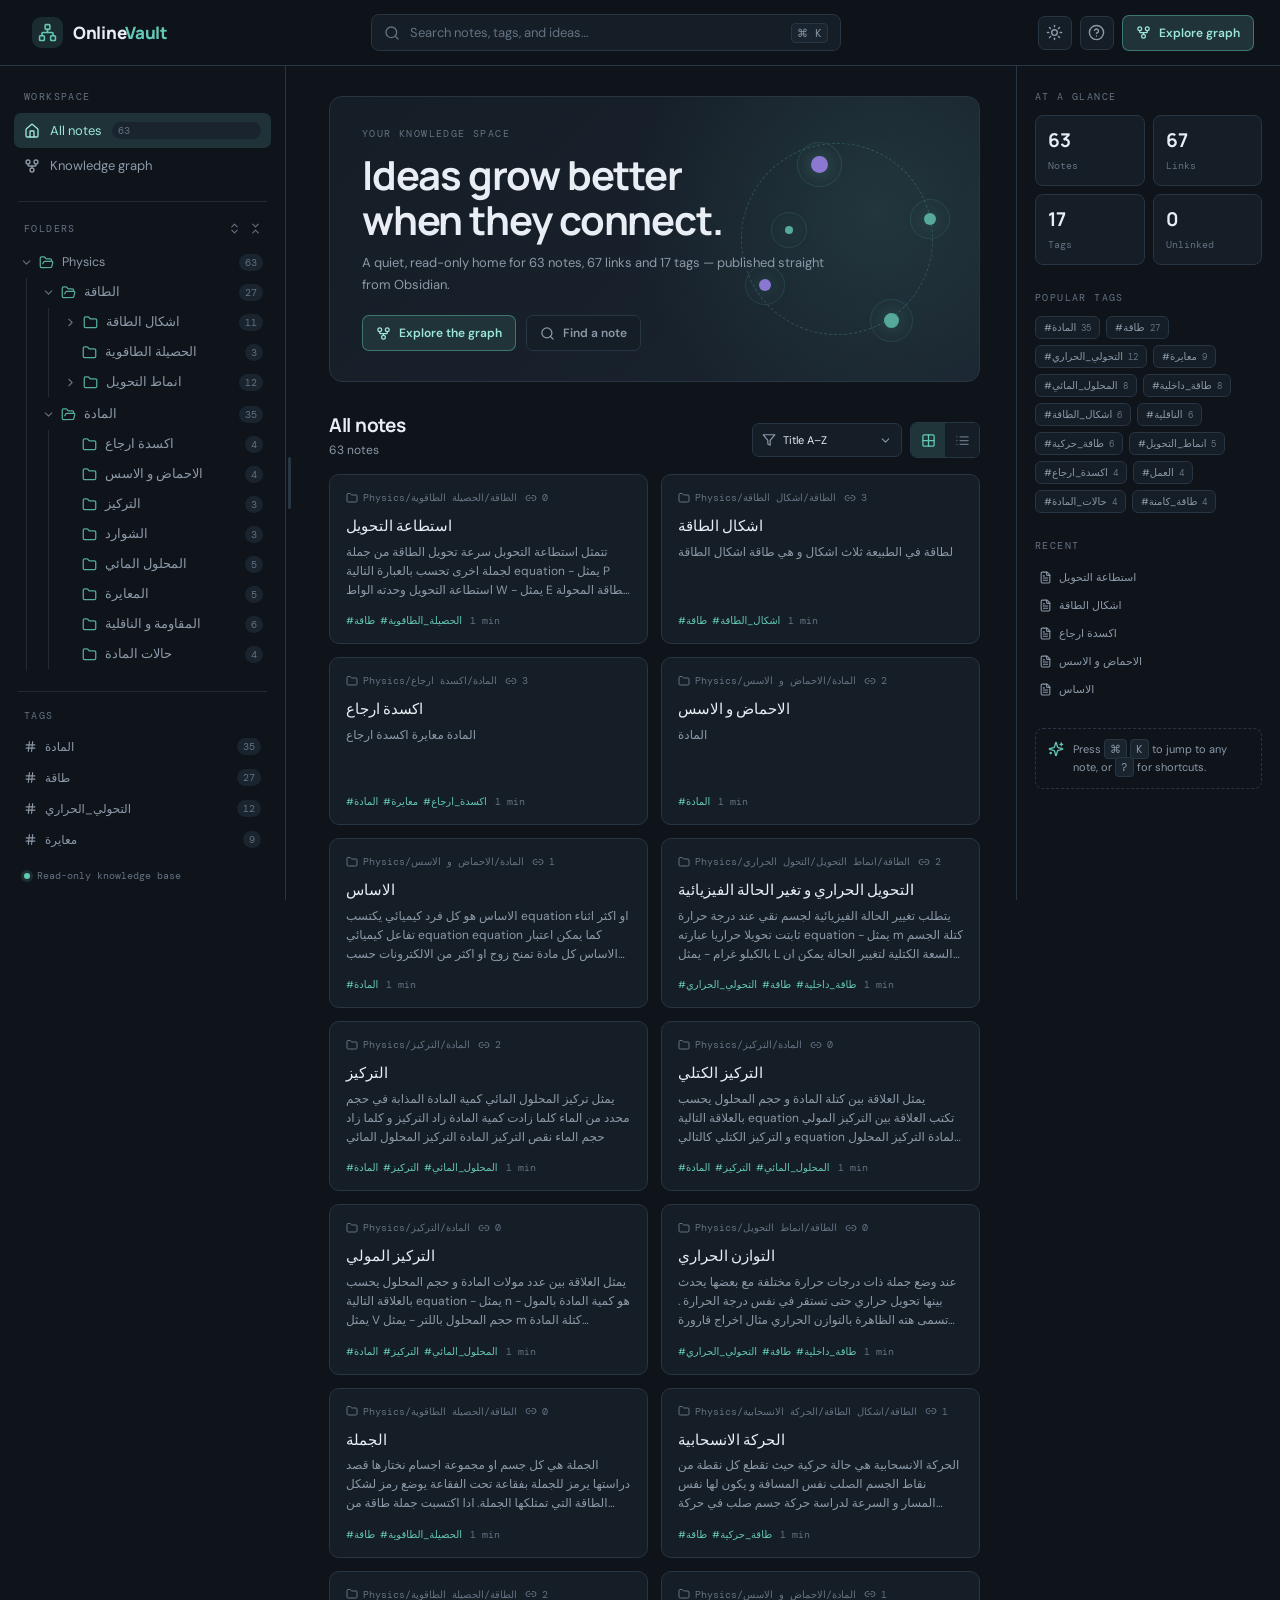
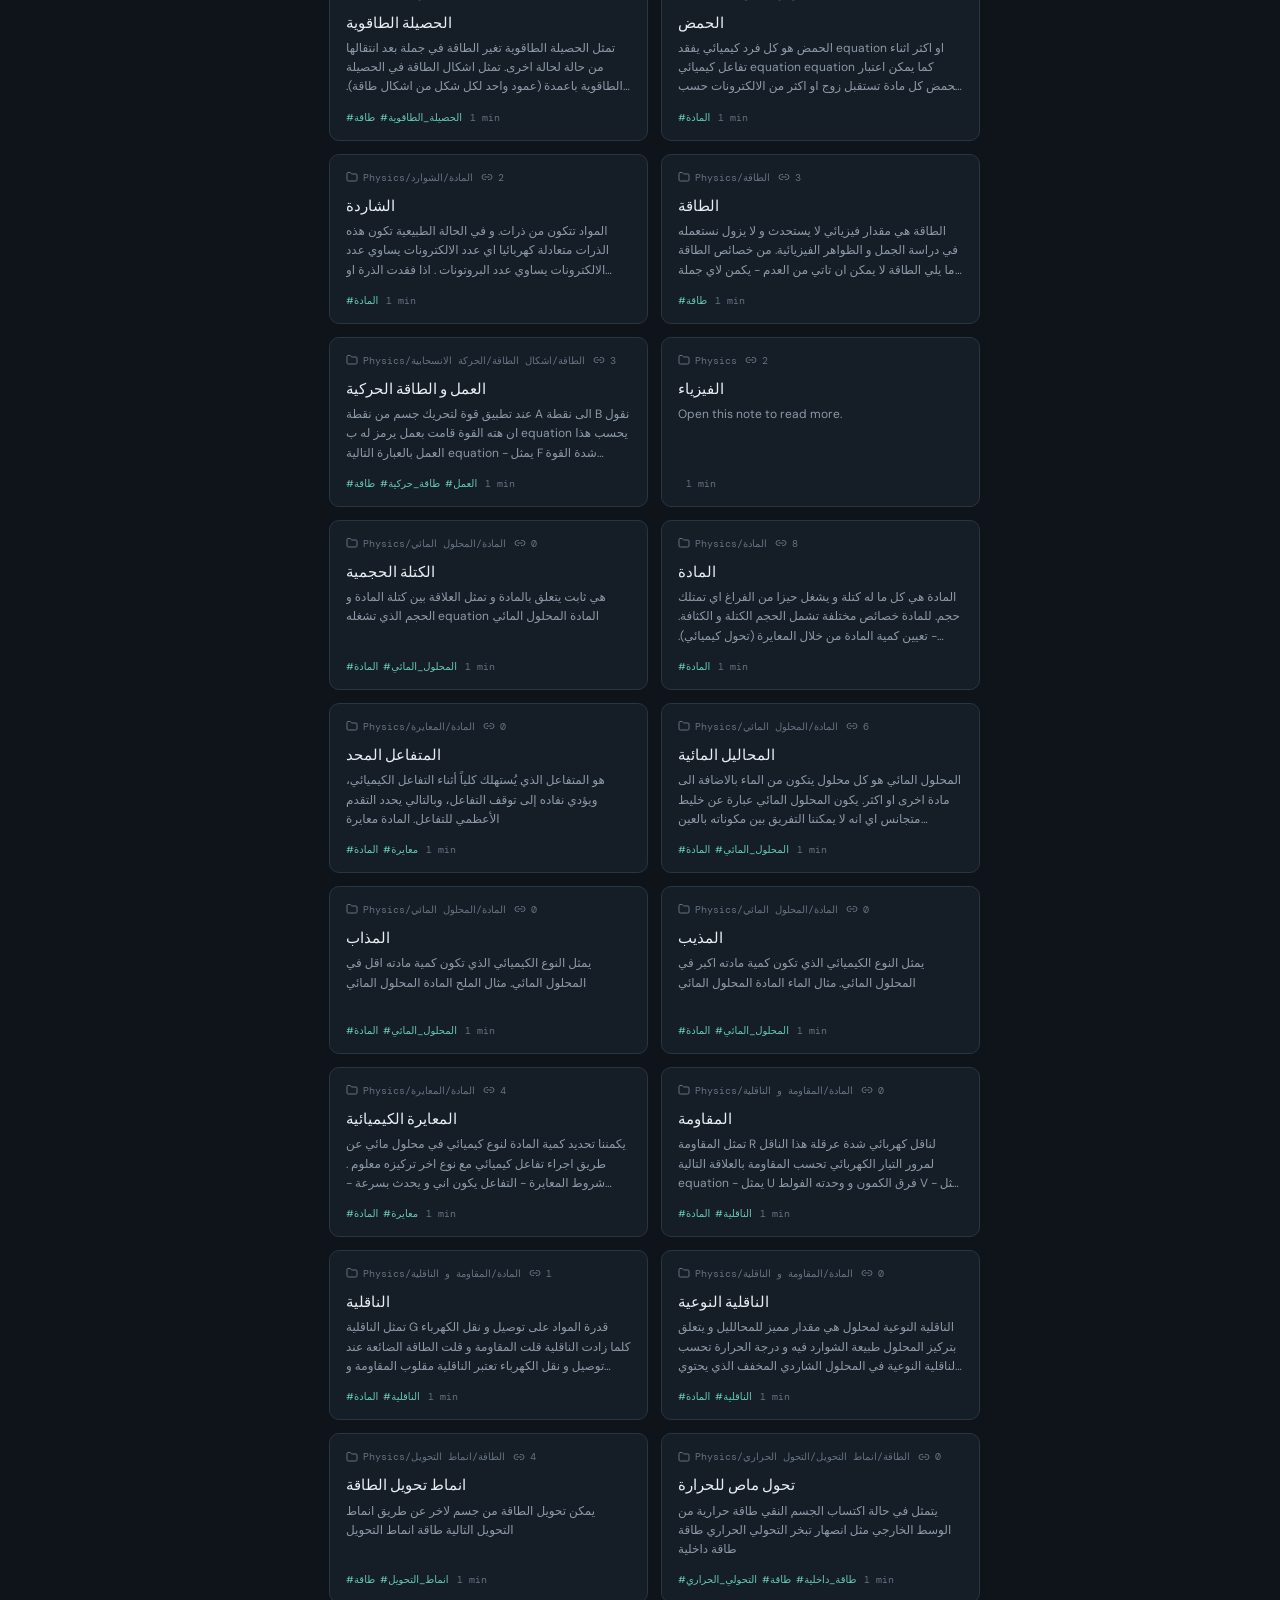
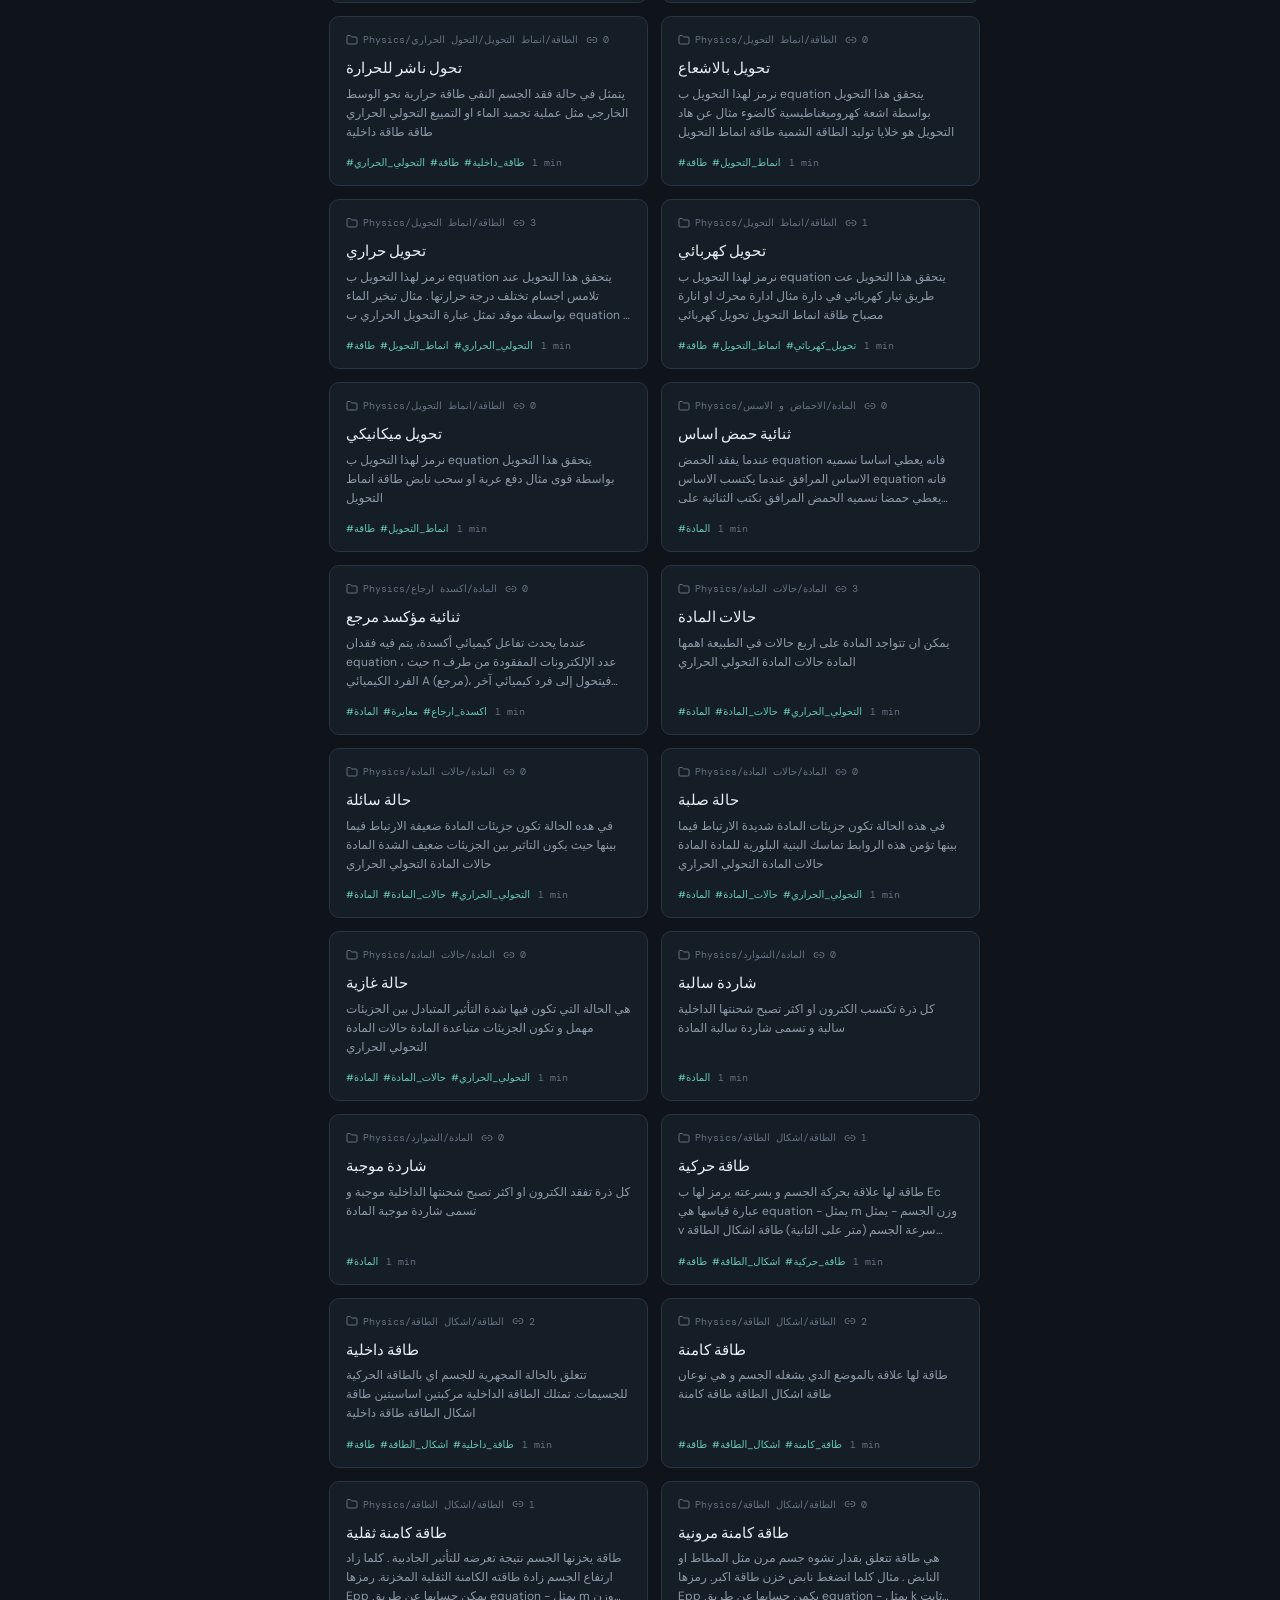
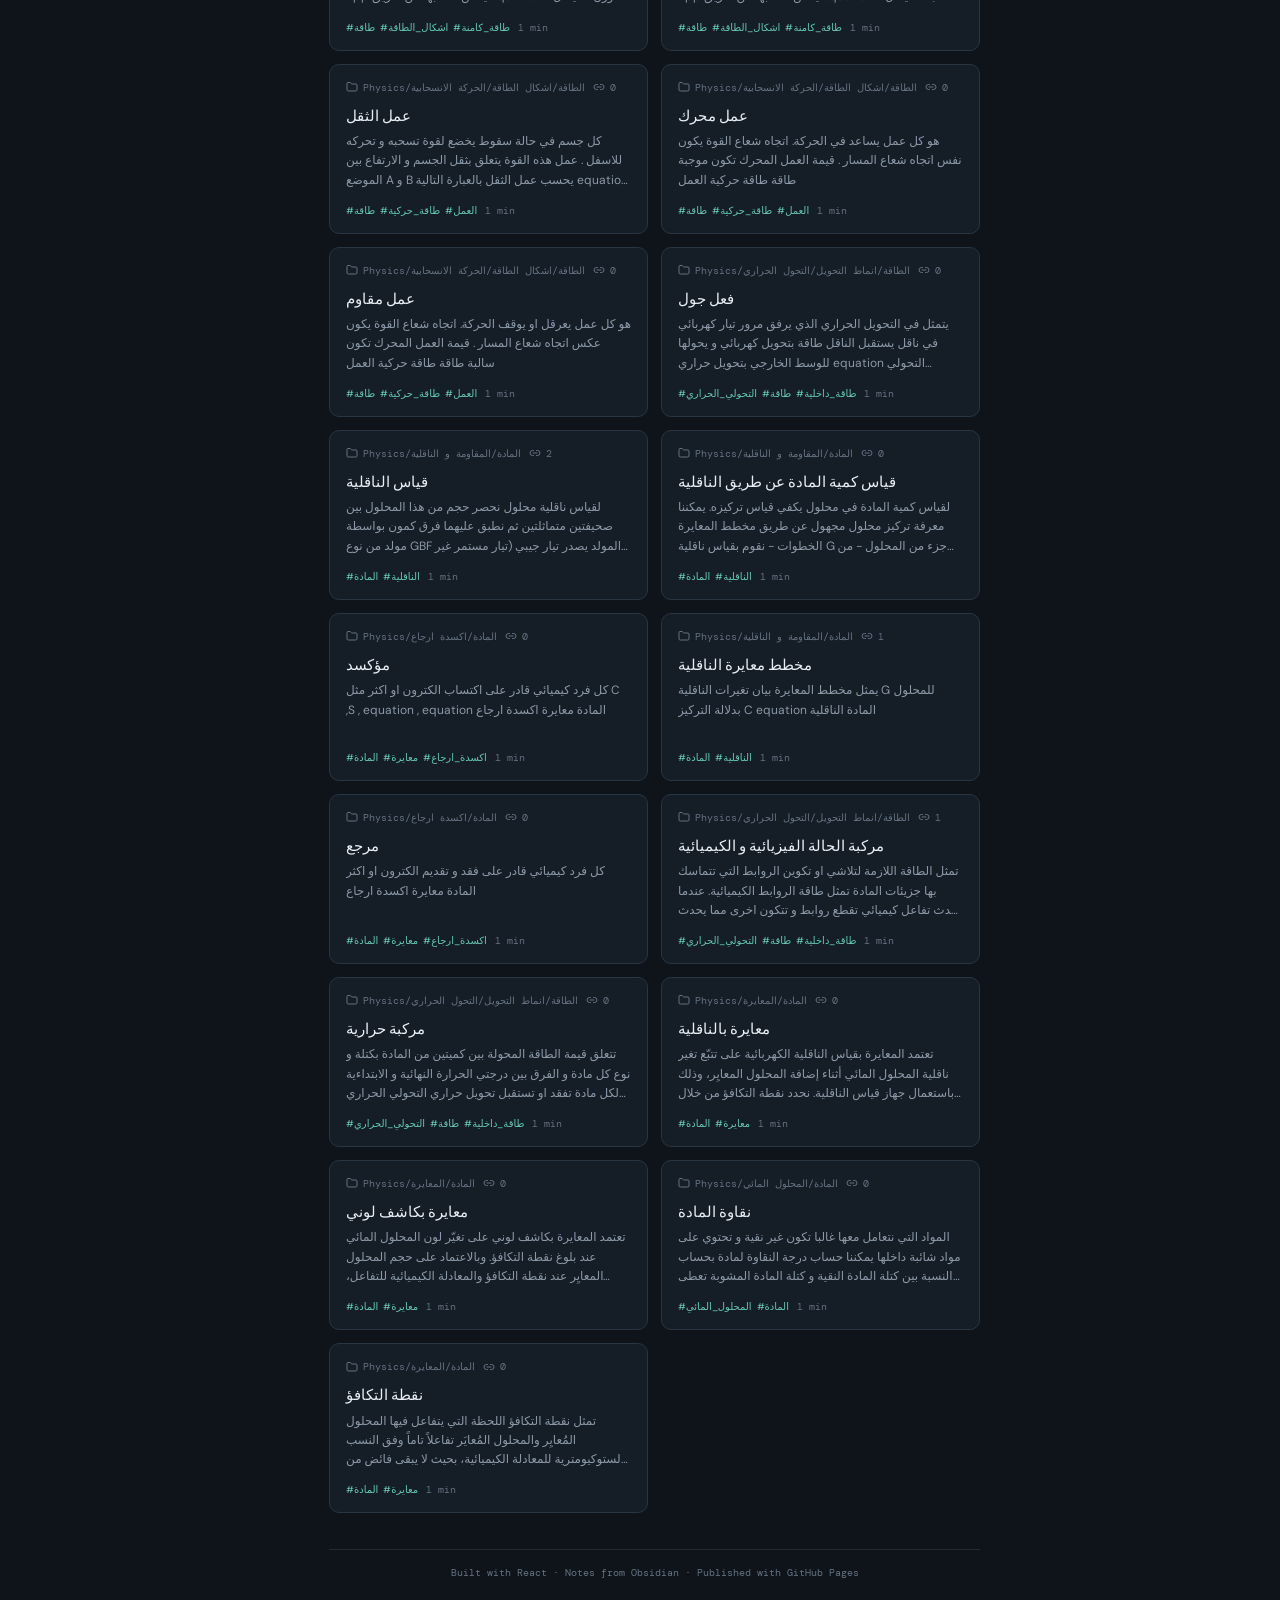
<file: index.html>
<!doctype html>
<html lang="en">
  <head>
    <meta charset="UTF-8" />
    <meta name="viewport" content="width=device-width, initial-scale=1.0" />
    <meta name="theme-color" content="#10151c" />
    <meta name="description" content="A quiet, connected home for my Obsidian notes." />
    <link rel="icon" href="data:image/svg+xml,%3Csvg xmlns='http://www.w3.org/2000/svg' viewBox='0 0 32 32'%3E%3Crect width='32' height='32' rx='8' fill='%23203a3b'/%3E%3Cpath d='M9 21c4 0 4-10 7-10s3 10 7 10M9 11v10M23 11v10' stroke='%2364c8b4' stroke-width='2' fill='none' stroke-linecap='round'/%3E%3C/svg%3E" />
    <title>OnlineVault</title>
    <script type="module" crossorigin src="./assets/index-DXUby-aa.js"></script>
    <link rel="stylesheet" crossorigin href="./assets/index-3Pkmmmoo.css">
  </head>
  <body>
    <div id="root"></div>
  </body>
</html>
</file>
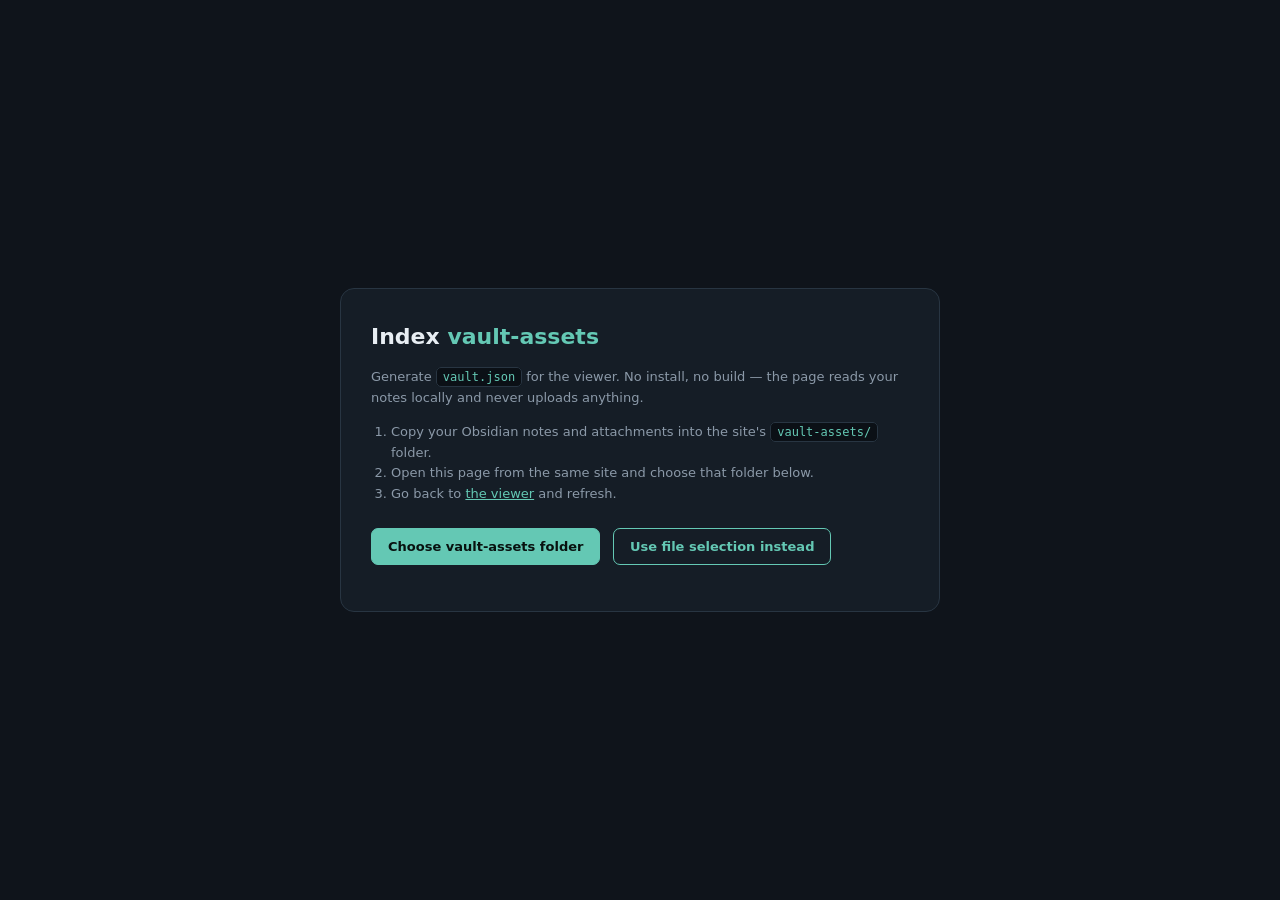
<file: pack.html>
<!doctype html>
<html lang="en">
<head>
  <meta charset="UTF-8" />
  <meta name="viewport" content="width=device-width, initial-scale=1.0" />
  <meta name="theme-color" content="#10151c" />
  <title>Index vault · OnlineVault</title>
  <style>
    :root { color-scheme: dark; --bg:#0f141b; --panel:#151d26; --line:#283542; --text:#e8eef3; --muted:#8b99a8; --teal:#64c8b4; }
    * { box-sizing: border-box; }
    body { margin:0; min-height:100vh; display:grid; place-items:center; padding:24px; background:var(--bg); color:var(--text); font:14px/1.6 system-ui,sans-serif; }
    .card { width:min(600px,100%); border:1px solid var(--line); border-radius:14px; background:var(--panel); padding:30px; }
    h1 { margin:0 0 4px; font-size:22px; }
    h1 span { color:var(--teal); }
    p { color:var(--muted); font-size:13px; }
    code, pre { font:12px ui-monospace,SFMono-Regular,Menlo,monospace; color:var(--teal); background:#0b1016; border:1px solid var(--line); border-radius:5px; padding:2px 6px; }
    pre { display:inline-block; padding:9px 12px; }
    button, .pick { display:inline-block; border:1px solid var(--teal); border-radius:7px; background:var(--teal); color:#08110f; font:600 13px system-ui,sans-serif; padding:10px 16px; cursor:pointer; margin:10px 8px 0 0; }
    button:disabled { opacity:.5; cursor:default; }
    button.secondary { background:transparent; color:var(--teal); }
    ol { font-size:13px; color:var(--muted); padding-left:20px; }
    #status { margin-top:16px; font-size:13px; white-space:pre-wrap; }
    #status.ok { color:var(--teal); }
    #status.err { color:#e08a7a; }
    input[type=file] { display:block; margin-top:10px; font-size:12px; color:var(--muted); }
    a { color:var(--teal); }
  </style>
</head>
<body>
  <main class="card">
    <h1>Index <span>vault-assets</span></h1>
    <p>Generate <code>vault.json</code> for the viewer. No install, no build — the page reads your notes locally and never uploads anything.</p>

    <ol>
      <li>Copy your Obsidian notes and attachments into the site's <code>vault-assets/</code> folder.</li>
      <li>Open this page from the same site and choose that folder below.</li>
      <li>Go back to <a href="./">the viewer</a> and refresh.</li>
    </ol>

    <button id="pickDir" type="button">Choose vault-assets folder</button>
    <button id="fallbackToggle" class="secondary" type="button">Use file selection instead</button>
    <div id="fallback" hidden>
      <p>Select all files in your vault (<code>webkitdirectory</code>). The page will offer <code>vault.json</code> for download — save it inside <code>vault-assets/</code>.</p>
      <input id="files" type="file" webkitdirectory multiple />
      <button id="download" type="button" disabled>Download vault.json</button>
    </div>
    <div id="status" role="status"></div>
  </main>

  <script>
    const EXCLUDED_DIRS = new Set(['.obsidian','.trash','.git','.github','.svn','node_modules','dist','build','out','.venv','venv','__pycache__','.idea','.vscode','.cache','.next','tools'])
    const EXCLUDED_FILES = new Set(['thumbs.db','desktop.ini','.ds_store','.gitkeep','vault.json','_how_to_add_a_vault.txt'])
    const SKIP_EXT = new Set(['.excalidraw','.canvas','.tmp','.log','.exe','.dll','.so','.pyc'])
    const ASSET_EXT = new Set(['.png','.jpg','.jpeg','.gif','.webp','.svg','.avif','.bmp','.ico','.pdf','.mp4','.webm','.mov','.mp3','.wav','.ogg','.m4a','.txt','.mdx','.docx','.xlsx','.pptx'])
    const ext = name => (name.match(/\.[^./]+$/) || [''])[0].toLowerCase()
    const skip = name => name.startsWith('.') || EXCLUDED_DIRS.has(name) || EXCLUDED_FILES.has(name.toLowerCase()) || SKIP_EXT.has(ext(name))
    const isPrivate = raw => {
      const m = raw.match(/^\uFEFF?---\r?\n([\s\S]*?)\r?\n---/)
      return !!m && /(^|\n)(publish|published)\s*:\s*false\s*(#.*)?$/mi.test(m[1])
    }
    const payload = (name, notes, assets) => ({
      version: 1,
      name,
      generatedAt: new Date().toISOString(),
      notes: Object.fromEntries(Object.keys(notes).sort((a,b) => a.localeCompare(b)).map(k => [k, notes[k]])),
      assets: [...new Set(assets)].sort((a,b) => a.localeCompare(b)),
    })
    const status = (text, kind = '') => {
      const el = document.getElementById('status')
      el.textContent = text
      el.className = kind
    }

    // Preferred path: pick the vault-assets directory with write access.
    document.getElementById('pickDir').addEventListener('click', async () => {
      if (!window.showDirectoryPicker) {
        status('Folder picking is not supported in this browser. Use "Use file selection instead" below.', 'err')
        return
      }
      try {
        const handle = await window.showDirectoryPicker({ mode: 'readwrite' })
        const notes = {}, assets = []
        let privateCount = 0
        await walk(handle, '', notes, assets, () => privateCount++)
        const data = JSON.stringify(payload(handle.name, notes, assets))
        const file = await handle.getFileHandle('vault.json', { create: true })
        const writable = await file.createWritable()
        await writable.write(data)
        await writable.close()
        status(`Done: ${Object.keys(notes).length} notes, ${assets.length} attachments${privateCount ? `, ${privateCount} private notes skipped` : ''}.\nWrote vault.json in ${handle.name}. Refresh the viewer.`, 'ok')
      } catch (error) {
        if (error.name !== 'AbortError') status(`Could not index the folder: ${error.message}`, 'err')
      }
    })

    async function walk(dir, relative, notes, assets, onPrivate) {
      for await (const [name, entry] of dir.entries()) {
        if (skip(name)) continue
        const rel = relative ? `${relative}/${name}` : name
        if (entry.kind === 'directory') {
          await walk(entry, rel, notes, assets, onPrivate)
        } else if (entry.kind === 'file') {
          if (/\.md$/i.test(name)) {
            const raw = await (await entry.getFile()).text()
            if (isPrivate(raw)) onPrivate()
            else notes[rel] = raw
          } else if (ASSET_EXT.has(ext(name))) {
            assets.push(rel)
          }
        }
      }
    }

    // Fallback for browsers without the File System Access API: generate a download.
    document.getElementById('fallbackToggle').addEventListener('click', () => {
      document.getElementById('fallback').hidden = !document.getElementById('fallback').hidden
    })

    let generated = null
    document.getElementById('files').addEventListener('change', async event => {
      const files = [...event.target.files]
      const notes = {}, assets = []
      let privateCount = 0
      for (const file of files) {
        const parts = (file.webkitRelativePath || file.name).split('/')
        const rel = parts.slice(1).join('/') || parts[0]
        const name = parts[parts.length - 1]
        if (parts.some(skip)) continue
        if (/\.md$/i.test(name)) {
          const raw = await file.text()
          if (isPrivate(raw)) privateCount++
          else notes[rel] = raw
        } else if (ASSET_EXT.has(ext(name))) {
          assets.push(rel)
        }
      }
      generated = JSON.stringify(payload('vault', notes, assets))
      document.getElementById('download').disabled = false
      status(`Ready: ${Object.keys(notes).length} notes, ${assets.length} attachments${privateCount ? `, ${privateCount} private notes skipped` : ''}. Download and save the file as vault-assets/vault.json.`, 'ok')
    })

    document.getElementById('download').addEventListener('click', () => {
      if (!generated) return
      const url = URL.createObjectURL(new Blob([generated], { type: 'application/json' }))
      const a = document.createElement('a')
      a.href = url
      a.download = 'vault.json'
      a.click()
      URL.revokeObjectURL(url)
    })
  </script>
</body>
</html>
</file>
<file: assets/index-3Pkmmmoo.css>
@import"https://fonts.googleapis.com/css2?family=DM+Mono:wght@400;500&family=DM+Sans:wght@400;500;600;700&family=Manrope:wght@500;600;700;800&display=swap";@font-face{font-display:block;font-family:KaTeX_AMS;font-style:normal;font-weight:400;src:url(./KaTeX_AMS-Regular-BQhdFMY1.woff2) format("woff2"),url(./KaTeX_AMS-Regular-DMm9YOAa.woff) format("woff"),url(./KaTeX_AMS-Regular-DRggAlZN.ttf) format("truetype")}@font-face{font-display:block;font-family:KaTeX_Caligraphic;font-style:normal;font-weight:700;src:url(./KaTeX_Caligraphic-Bold-Dq_IR9rO.woff2) format("woff2"),url(./KaTeX_Caligraphic-Bold-BEiXGLvX.woff) format("woff"),url(./KaTeX_Caligraphic-Bold-ATXxdsX0.ttf) format("truetype")}@font-face{font-display:block;font-family:KaTeX_Caligraphic;font-style:normal;font-weight:400;src:url(./KaTeX_Caligraphic-Regular-Di6jR-x-.woff2) format("woff2"),url(./KaTeX_Caligraphic-Regular-CTRA-rTL.woff) format("woff"),url(./KaTeX_Caligraphic-Regular-wX97UBjC.ttf) format("truetype")}@font-face{font-display:block;font-family:KaTeX_Fraktur;font-style:normal;font-weight:700;src:url(./KaTeX_Fraktur-Bold-CL6g_b3V.woff2) format("woff2"),url(./KaTeX_Fraktur-Bold-BsDP51OF.woff) format("woff"),url(./KaTeX_Fraktur-Bold-BdnERNNW.ttf) format("truetype")}@font-face{font-display:block;font-family:KaTeX_Fraktur;font-style:normal;font-weight:400;src:url(./KaTeX_Fraktur-Regular-CTYiF6lA.woff2) format("woff2"),url(./KaTeX_Fraktur-Regular-Dxdc4cR9.woff) format("woff"),url(./KaTeX_Fraktur-Regular-CB_wures.ttf) format("truetype")}@font-face{font-display:block;font-family:KaTeX_Main;font-style:normal;font-weight:700;src:url(./KaTeX_Main-Bold-Cx986IdX.woff2) format("woff2"),url(./KaTeX_Main-Bold-Jm3AIy58.woff) format("woff"),url(./KaTeX_Main-Bold-waoOVXN0.ttf) format("truetype")}@font-face{font-display:block;font-family:KaTeX_Main;font-style:italic;font-weight:700;src:url(./KaTeX_Main-BoldItalic-DxDJ3AOS.woff2) format("woff2"),url(./KaTeX_Main-BoldItalic-SpSLRI95.woff) format("woff"),url(./KaTeX_Main-BoldItalic-DzxPMmG6.ttf) format("truetype")}@font-face{font-display:block;font-family:KaTeX_Main;font-style:italic;font-weight:400;src:url(./KaTeX_Main-Italic-NWA7e6Wa.woff2) format("woff2"),url(./KaTeX_Main-Italic-BMLOBm91.woff) format("woff"),url(./KaTeX_Main-Italic-3WenGoN9.ttf) format("truetype")}@font-face{font-display:block;font-family:KaTeX_Main;font-style:normal;font-weight:400;src:url(./KaTeX_Main-Regular-B22Nviop.woff2) format("woff2"),url(./KaTeX_Main-Regular-Dr94JaBh.woff) format("woff"),url(./KaTeX_Main-Regular-ypZvNtVU.ttf) format("truetype")}@font-face{font-display:block;font-family:KaTeX_Math;font-style:italic;font-weight:700;src:url(./KaTeX_Math-BoldItalic-CZnvNsCZ.woff2) format("woff2"),url(./KaTeX_Math-BoldItalic-iY-2wyZ7.woff) format("woff"),url(./KaTeX_Math-BoldItalic-B3XSjfu4.ttf) format("truetype")}@font-face{font-display:block;font-family:KaTeX_Math;font-style:italic;font-weight:400;src:url(./KaTeX_Math-Italic-t53AETM-.woff2) format("woff2"),url(./KaTeX_Math-Italic-DA0__PXp.woff) format("woff"),url(./KaTeX_Math-Italic-flOr_0UB.ttf) format("truetype")}@font-face{font-display:block;font-family:KaTeX_SansSerif;font-style:normal;font-weight:700;src:url(./KaTeX_SansSerif-Bold-D1sUS0GD.woff2) format("woff2"),url(./KaTeX_SansSerif-Bold-DbIhKOiC.woff) format("woff"),url(./KaTeX_SansSerif-Bold-CFMepnvq.ttf) format("truetype")}@font-face{font-display:block;font-family:KaTeX_SansSerif;font-style:italic;font-weight:400;src:url(./KaTeX_SansSerif-Italic-C3H0VqGB.woff2) format("woff2"),url(./KaTeX_SansSerif-Italic-DN2j7dab.woff) format("woff"),url(./KaTeX_SansSerif-Italic-YYjJ1zSn.ttf) format("truetype")}@font-face{font-display:block;font-family:KaTeX_SansSerif;font-style:normal;font-weight:400;src:url(./KaTeX_SansSerif-Regular-DDBCnlJ7.woff2) format("woff2"),url(./KaTeX_SansSerif-Regular-CS6fqUqJ.woff) format("woff"),url(./KaTeX_SansSerif-Regular-BNo7hRIc.ttf) format("truetype")}@font-face{font-display:block;font-family:KaTeX_Script;font-style:normal;font-weight:400;src:url(./KaTeX_Script-Regular-D3wIWfF6.woff2) format("woff2"),url(./KaTeX_Script-Regular-D5yQViql.woff) format("woff"),url(./KaTeX_Script-Regular-C5JkGWo-.ttf) format("truetype")}@font-face{font-display:block;font-family:KaTeX_Size1;font-style:normal;font-weight:400;src:url(./KaTeX_Size1-Regular-mCD8mA8B.woff2) format("woff2"),url(./KaTeX_Size1-Regular-C195tn64.woff) format("woff"),url(./KaTeX_Size1-Regular-Dbsnue_I.ttf) format("truetype")}@font-face{font-display:block;font-family:KaTeX_Size2;font-style:normal;font-weight:400;src:url(./KaTeX_Size2-Regular-Dy4dx90m.woff2) format("woff2"),url(./KaTeX_Size2-Regular-oD1tc_U0.woff) format("woff"),url(./KaTeX_Size2-Regular-B7gKUWhC.ttf) format("truetype")}@font-face{font-display:block;font-family:KaTeX_Size3;font-style:normal;font-weight:400;src:url([data-uri]) format("woff2"),url(./KaTeX_Size3-Regular-CTq5MqoE.woff) format("woff"),url(./KaTeX_Size3-Regular-DgpXs0kz.ttf) format("truetype")}@font-face{font-display:block;font-family:KaTeX_Size4;font-style:normal;font-weight:400;src:url(./KaTeX_Size4-Regular-Dl5lxZxV.woff2) format("woff2"),url(./KaTeX_Size4-Regular-BF-4gkZK.woff) format("woff"),url(./KaTeX_Size4-Regular-DWFBv043.ttf) format("truetype")}@font-face{font-display:block;font-family:KaTeX_Typewriter;font-style:normal;font-weight:400;src:url(./KaTeX_Typewriter-Regular-CO6r4hn1.woff2) format("woff2"),url(./KaTeX_Typewriter-Regular-C0xS9mPB.woff) format("woff"),url(./KaTeX_Typewriter-Regular-D3Ib7_Hf.ttf) format("truetype")}.katex{font: 1.21em KaTeX_Main,Times New Roman,serif;line-height:1.2;position:relative;text-indent:0;text-rendering:auto}.katex *{-ms-high-contrast-adjust:none!important;border-color:currentColor}.katex .katex-version:after{content:"0.16.47"}.katex .katex-mathml{border:0;-webkit-clip-path:inset(50%);clip-path:inset(50%);height:1px;overflow:hidden;padding:0;position:absolute;width:1px}.katex .katex-html>.newline{display:block}.katex .base{position:relative;white-space:nowrap;width:-webkit-min-content;width:-moz-min-content;width:min-content}.katex .base,.katex .strut{display:inline-block}.katex .textbf{font-weight:700}.katex .textit{font-style:italic}.katex .textrm{font-family:KaTeX_Main}.katex .textsf{font-family:KaTeX_SansSerif}.katex .texttt{font-family:KaTeX_Typewriter}.katex .mathnormal{font-family:KaTeX_Math;font-style:italic}.katex .mathit{font-family:KaTeX_Main;font-style:italic}.katex .mathrm{font-style:normal}.katex .mathbf{font-family:KaTeX_Main;font-weight:700}.katex .boldsymbol{font-family:KaTeX_Math;font-style:italic;font-weight:700}.katex .amsrm,.katex .mathbb,.katex .textbb{font-family:KaTeX_AMS}.katex .mathcal{font-family:KaTeX_Caligraphic}.katex .mathfrak,.katex .textfrak{font-family:KaTeX_Fraktur}.katex .mathboldfrak,.katex .textboldfrak{font-family:KaTeX_Fraktur;font-weight:700}.katex .mathtt{font-family:KaTeX_Typewriter}.katex .mathscr,.katex .textscr{font-family:KaTeX_Script}.katex .mathsf,.katex .textsf{font-family:KaTeX_SansSerif}.katex .mathboldsf,.katex .textboldsf{font-family:KaTeX_SansSerif;font-weight:700}.katex .mathitsf,.katex .mathsfit,.katex .textitsf{font-family:KaTeX_SansSerif;font-style:italic}.katex .mainrm{font-family:KaTeX_Main;font-style:normal}.katex .vlist-t{border-collapse:collapse;display:inline-table;table-layout:fixed}.katex .vlist-r{display:table-row}.katex .vlist{display:table-cell;position:relative;vertical-align:bottom}.katex .vlist>span{display:block;height:0;position:relative}.katex .vlist>span>span{display:inline-block}.katex .vlist>span>.pstrut{overflow:hidden;width:0}.katex .vlist-t2{margin-right:-2px}.katex .vlist-s{display:table-cell;font-size:1px;min-width:2px;vertical-align:bottom;width:2px}.katex .vbox{align-items:baseline;display:inline-flex;flex-direction:column}.katex .hbox{width:100%}.katex .hbox,.katex .thinbox{display:inline-flex;flex-direction:row}.katex .thinbox{max-width:0;width:0}.katex .msupsub{text-align:left}.katex .mfrac>span>span{text-align:center}.katex .mfrac .frac-line{border-bottom-style:solid;display:inline-block;width:100%}.katex .hdashline,.katex .hline,.katex .mfrac .frac-line,.katex .overline .overline-line,.katex .rule,.katex .underline .underline-line{min-height:1px}.katex .mspace{display:inline-block}.katex .smash{display:inline;line-height:0}.katex .clap,.katex .llap,.katex .rlap{position:relative;width:0}.katex .clap>.inner,.katex .llap>.inner,.katex .rlap>.inner{position:absolute}.katex .clap>.fix,.katex .llap>.fix,.katex .rlap>.fix{display:inline-block}.katex .llap>.inner{right:0}.katex .clap>.inner,.katex .rlap>.inner{left:0}.katex .clap>.inner>span{margin-left:-50%;margin-right:50%}.katex .rule{border:0 solid;display:inline-block;position:relative}.katex .hline,.katex .overline .overline-line,.katex .underline .underline-line{border-bottom-style:solid;display:inline-block;width:100%}.katex .hdashline{border-bottom-style:dashed;display:inline-block;width:100%}.katex .sqrt>.root{margin-left:.2777777778em;margin-right:-.5555555556em}.katex .fontsize-ensurer.reset-size1.size1,.katex .sizing.reset-size1.size1{font-size:1em}.katex .fontsize-ensurer.reset-size1.size2,.katex .sizing.reset-size1.size2{font-size:1.2em}.katex .fontsize-ensurer.reset-size1.size3,.katex .sizing.reset-size1.size3{font-size:1.4em}.katex .fontsize-ensurer.reset-size1.size4,.katex .sizing.reset-size1.size4{font-size:1.6em}.katex .fontsize-ensurer.reset-size1.size5,.katex .sizing.reset-size1.size5{font-size:1.8em}.katex .fontsize-ensurer.reset-size1.size6,.katex .sizing.reset-size1.size6{font-size:2em}.katex .fontsize-ensurer.reset-size1.size7,.katex .sizing.reset-size1.size7{font-size:2.4em}.katex .fontsize-ensurer.reset-size1.size8,.katex .sizing.reset-size1.size8{font-size:2.88em}.katex .fontsize-ensurer.reset-size1.size9,.katex .sizing.reset-size1.size9{font-size:3.456em}.katex .fontsize-ensurer.reset-size1.size10,.katex .sizing.reset-size1.size10{font-size:4.148em}.katex .fontsize-ensurer.reset-size1.size11,.katex .sizing.reset-size1.size11{font-size:4.976em}.katex .fontsize-ensurer.reset-size2.size1,.katex .sizing.reset-size2.size1{font-size:.8333333333em}.katex .fontsize-ensurer.reset-size2.size2,.katex .sizing.reset-size2.size2{font-size:1em}.katex .fontsize-ensurer.reset-size2.size3,.katex .sizing.reset-size2.size3{font-size:1.1666666667em}.katex .fontsize-ensurer.reset-size2.size4,.katex .sizing.reset-size2.size4{font-size:1.3333333333em}.katex .fontsize-ensurer.reset-size2.size5,.katex .sizing.reset-size2.size5{font-size:1.5em}.katex .fontsize-ensurer.reset-size2.size6,.katex .sizing.reset-size2.size6{font-size:1.6666666667em}.katex .fontsize-ensurer.reset-size2.size7,.katex .sizing.reset-size2.size7{font-size:2em}.katex .fontsize-ensurer.reset-size2.size8,.katex .sizing.reset-size2.size8{font-size:2.4em}.katex .fontsize-ensurer.reset-size2.size9,.katex .sizing.reset-size2.size9{font-size:2.88em}.katex .fontsize-ensurer.reset-size2.size10,.katex .sizing.reset-size2.size10{font-size:3.4566666667em}.katex .fontsize-ensurer.reset-size2.size11,.katex .sizing.reset-size2.size11{font-size:4.1466666667em}.katex .fontsize-ensurer.reset-size3.size1,.katex .sizing.reset-size3.size1{font-size:.7142857143em}.katex .fontsize-ensurer.reset-size3.size2,.katex .sizing.reset-size3.size2{font-size:.8571428571em}.katex .fontsize-ensurer.reset-size3.size3,.katex .sizing.reset-size3.size3{font-size:1em}.katex .fontsize-ensurer.reset-size3.size4,.katex .sizing.reset-size3.size4{font-size:1.1428571429em}.katex .fontsize-ensurer.reset-size3.size5,.katex .sizing.reset-size3.size5{font-size:1.2857142857em}.katex .fontsize-ensurer.reset-size3.size6,.katex .sizing.reset-size3.size6{font-size:1.4285714286em}.katex .fontsize-ensurer.reset-size3.size7,.katex .sizing.reset-size3.size7{font-size:1.7142857143em}.katex .fontsize-ensurer.reset-size3.size8,.katex .sizing.reset-size3.size8{font-size:2.0571428571em}.katex .fontsize-ensurer.reset-size3.size9,.katex .sizing.reset-size3.size9{font-size:2.4685714286em}.katex .fontsize-ensurer.reset-size3.size10,.katex .sizing.reset-size3.size10{font-size:2.9628571429em}.katex .fontsize-ensurer.reset-size3.size11,.katex .sizing.reset-size3.size11{font-size:3.5542857143em}.katex .fontsize-ensurer.reset-size4.size1,.katex .sizing.reset-size4.size1{font-size:.625em}.katex .fontsize-ensurer.reset-size4.size2,.katex .sizing.reset-size4.size2{font-size:.75em}.katex .fontsize-ensurer.reset-size4.size3,.katex .sizing.reset-size4.size3{font-size:.875em}.katex .fontsize-ensurer.reset-size4.size4,.katex .sizing.reset-size4.size4{font-size:1em}.katex .fontsize-ensurer.reset-size4.size5,.katex .sizing.reset-size4.size5{font-size:1.125em}.katex .fontsize-ensurer.reset-size4.size6,.katex .sizing.reset-size4.size6{font-size:1.25em}.katex .fontsize-ensurer.reset-size4.size7,.katex .sizing.reset-size4.size7{font-size:1.5em}.katex .fontsize-ensurer.reset-size4.size8,.katex .sizing.reset-size4.size8{font-size:1.8em}.katex .fontsize-ensurer.reset-size4.size9,.katex .sizing.reset-size4.size9{font-size:2.16em}.katex .fontsize-ensurer.reset-size4.size10,.katex .sizing.reset-size4.size10{font-size:2.5925em}.katex .fontsize-ensurer.reset-size4.size11,.katex .sizing.reset-size4.size11{font-size:3.11em}.katex .fontsize-ensurer.reset-size5.size1,.katex .sizing.reset-size5.size1{font-size:.5555555556em}.katex .fontsize-ensurer.reset-size5.size2,.katex .sizing.reset-size5.size2{font-size:.6666666667em}.katex .fontsize-ensurer.reset-size5.size3,.katex .sizing.reset-size5.size3{font-size:.7777777778em}.katex .fontsize-ensurer.reset-size5.size4,.katex .sizing.reset-size5.size4{font-size:.8888888889em}.katex .fontsize-ensurer.reset-size5.size5,.katex .sizing.reset-size5.size5{font-size:1em}.katex .fontsize-ensurer.reset-size5.size6,.katex .sizing.reset-size5.size6{font-size:1.1111111111em}.katex .fontsize-ensurer.reset-size5.size7,.katex .sizing.reset-size5.size7{font-size:1.3333333333em}.katex .fontsize-ensurer.reset-size5.size8,.katex .sizing.reset-size5.size8{font-size:1.6em}.katex .fontsize-ensurer.reset-size5.size9,.katex .sizing.reset-size5.size9{font-size:1.92em}.katex .fontsize-ensurer.reset-size5.size10,.katex .sizing.reset-size5.size10{font-size:2.3044444444em}.katex .fontsize-ensurer.reset-size5.size11,.katex .sizing.reset-size5.size11{font-size:2.7644444444em}.katex .fontsize-ensurer.reset-size6.size1,.katex .sizing.reset-size6.size1{font-size:.5em}.katex .fontsize-ensurer.reset-size6.size2,.katex .sizing.reset-size6.size2{font-size:.6em}.katex .fontsize-ensurer.reset-size6.size3,.katex .sizing.reset-size6.size3{font-size:.7em}.katex .fontsize-ensurer.reset-size6.size4,.katex .sizing.reset-size6.size4{font-size:.8em}.katex .fontsize-ensurer.reset-size6.size5,.katex .sizing.reset-size6.size5{font-size:.9em}.katex .fontsize-ensurer.reset-size6.size6,.katex .sizing.reset-size6.size6{font-size:1em}.katex .fontsize-ensurer.reset-size6.size7,.katex .sizing.reset-size6.size7{font-size:1.2em}.katex .fontsize-ensurer.reset-size6.size8,.katex .sizing.reset-size6.size8{font-size:1.44em}.katex .fontsize-ensurer.reset-size6.size9,.katex .sizing.reset-size6.size9{font-size:1.728em}.katex .fontsize-ensurer.reset-size6.size10,.katex .sizing.reset-size6.size10{font-size:2.074em}.katex .fontsize-ensurer.reset-size6.size11,.katex .sizing.reset-size6.size11{font-size:2.488em}.katex .fontsize-ensurer.reset-size7.size1,.katex .sizing.reset-size7.size1{font-size:.4166666667em}.katex .fontsize-ensurer.reset-size7.size2,.katex .sizing.reset-size7.size2{font-size:.5em}.katex .fontsize-ensurer.reset-size7.size3,.katex .sizing.reset-size7.size3{font-size:.5833333333em}.katex .fontsize-ensurer.reset-size7.size4,.katex .sizing.reset-size7.size4{font-size:.6666666667em}.katex .fontsize-ensurer.reset-size7.size5,.katex .sizing.reset-size7.size5{font-size:.75em}.katex .fontsize-ensurer.reset-size7.size6,.katex .sizing.reset-size7.size6{font-size:.8333333333em}.katex .fontsize-ensurer.reset-size7.size7,.katex .sizing.reset-size7.size7{font-size:1em}.katex .fontsize-ensurer.reset-size7.size8,.katex .sizing.reset-size7.size8{font-size:1.2em}.katex .fontsize-ensurer.reset-size7.size9,.katex .sizing.reset-size7.size9{font-size:1.44em}.katex .fontsize-ensurer.reset-size7.size10,.katex .sizing.reset-size7.size10{font-size:1.7283333333em}.katex .fontsize-ensurer.reset-size7.size11,.katex .sizing.reset-size7.size11{font-size:2.0733333333em}.katex .fontsize-ensurer.reset-size8.size1,.katex .sizing.reset-size8.size1{font-size:.3472222222em}.katex .fontsize-ensurer.reset-size8.size2,.katex .sizing.reset-size8.size2{font-size:.4166666667em}.katex .fontsize-ensurer.reset-size8.size3,.katex .sizing.reset-size8.size3{font-size:.4861111111em}.katex .fontsize-ensurer.reset-size8.size4,.katex .sizing.reset-size8.size4{font-size:.5555555556em}.katex .fontsize-ensurer.reset-size8.size5,.katex .sizing.reset-size8.size5{font-size:.625em}.katex .fontsize-ensurer.reset-size8.size6,.katex .sizing.reset-size8.size6{font-size:.6944444444em}.katex .fontsize-ensurer.reset-size8.size7,.katex .sizing.reset-size8.size7{font-size:.8333333333em}.katex .fontsize-ensurer.reset-size8.size8,.katex .sizing.reset-size8.size8{font-size:1em}.katex .fontsize-ensurer.reset-size8.size9,.katex .sizing.reset-size8.size9{font-size:1.2em}.katex .fontsize-ensurer.reset-size8.size10,.katex .sizing.reset-size8.size10{font-size:1.4402777778em}.katex .fontsize-ensurer.reset-size8.size11,.katex .sizing.reset-size8.size11{font-size:1.7277777778em}.katex .fontsize-ensurer.reset-size9.size1,.katex .sizing.reset-size9.size1{font-size:.2893518519em}.katex .fontsize-ensurer.reset-size9.size2,.katex .sizing.reset-size9.size2{font-size:.3472222222em}.katex .fontsize-ensurer.reset-size9.size3,.katex .sizing.reset-size9.size3{font-size:.4050925926em}.katex .fontsize-ensurer.reset-size9.size4,.katex .sizing.reset-size9.size4{font-size:.462962963em}.katex .fontsize-ensurer.reset-size9.size5,.katex .sizing.reset-size9.size5{font-size:.5208333333em}.katex .fontsize-ensurer.reset-size9.size6,.katex .sizing.reset-size9.size6{font-size:.5787037037em}.katex .fontsize-ensurer.reset-size9.size7,.katex .sizing.reset-size9.size7{font-size:.6944444444em}.katex .fontsize-ensurer.reset-size9.size8,.katex .sizing.reset-size9.size8{font-size:.8333333333em}.katex .fontsize-ensurer.reset-size9.size9,.katex .sizing.reset-size9.size9{font-size:1em}.katex .fontsize-ensurer.reset-size9.size10,.katex .sizing.reset-size9.size10{font-size:1.2002314815em}.katex .fontsize-ensurer.reset-size9.size11,.katex .sizing.reset-size9.size11{font-size:1.4398148148em}.katex .fontsize-ensurer.reset-size10.size1,.katex .sizing.reset-size10.size1{font-size:.2410800386em}.katex .fontsize-ensurer.reset-size10.size2,.katex .sizing.reset-size10.size2{font-size:.2892960463em}.katex .fontsize-ensurer.reset-size10.size3,.katex .sizing.reset-size10.size3{font-size:.337512054em}.katex .fontsize-ensurer.reset-size10.size4,.katex .sizing.reset-size10.size4{font-size:.3857280617em}.katex .fontsize-ensurer.reset-size10.size5,.katex .sizing.reset-size10.size5{font-size:.4339440694em}.katex .fontsize-ensurer.reset-size10.size6,.katex .sizing.reset-size10.size6{font-size:.4821600771em}.katex .fontsize-ensurer.reset-size10.size7,.katex .sizing.reset-size10.size7{font-size:.5785920926em}.katex .fontsize-ensurer.reset-size10.size8,.katex .sizing.reset-size10.size8{font-size:.6943105111em}.katex .fontsize-ensurer.reset-size10.size9,.katex .sizing.reset-size10.size9{font-size:.8331726133em}.katex .fontsize-ensurer.reset-size10.size10,.katex .sizing.reset-size10.size10{font-size:1em}.katex .fontsize-ensurer.reset-size10.size11,.katex .sizing.reset-size10.size11{font-size:1.1996142719em}.katex .fontsize-ensurer.reset-size11.size1,.katex .sizing.reset-size11.size1{font-size:.2009646302em}.katex .fontsize-ensurer.reset-size11.size2,.katex .sizing.reset-size11.size2{font-size:.2411575563em}.katex .fontsize-ensurer.reset-size11.size3,.katex .sizing.reset-size11.size3{font-size:.2813504823em}.katex .fontsize-ensurer.reset-size11.size4,.katex .sizing.reset-size11.size4{font-size:.3215434084em}.katex .fontsize-ensurer.reset-size11.size5,.katex .sizing.reset-size11.size5{font-size:.3617363344em}.katex .fontsize-ensurer.reset-size11.size6,.katex .sizing.reset-size11.size6{font-size:.4019292605em}.katex .fontsize-ensurer.reset-size11.size7,.katex .sizing.reset-size11.size7{font-size:.4823151125em}.katex .fontsize-ensurer.reset-size11.size8,.katex .sizing.reset-size11.size8{font-size:.578778135em}.katex .fontsize-ensurer.reset-size11.size9,.katex .sizing.reset-size11.size9{font-size:.6945337621em}.katex .fontsize-ensurer.reset-size11.size10,.katex .sizing.reset-size11.size10{font-size:.8336012862em}.katex .fontsize-ensurer.reset-size11.size11,.katex .sizing.reset-size11.size11{font-size:1em}.katex .delimsizing.size1{font-family:KaTeX_Size1}.katex .delimsizing.size2{font-family:KaTeX_Size2}.katex .delimsizing.size3{font-family:KaTeX_Size3}.katex .delimsizing.size4{font-family:KaTeX_Size4}.katex .delimsizing.mult .delim-size1>span{font-family:KaTeX_Size1}.katex .delimsizing.mult .delim-size4>span{font-family:KaTeX_Size4}.katex .nulldelimiter{display:inline-block;width:.12em}.katex .delimcenter,.katex .op-symbol{position:relative}.katex .op-symbol.small-op{font-family:KaTeX_Size1}.katex .op-symbol.large-op{font-family:KaTeX_Size2}.katex .accent>.vlist-t,.katex .op-limits>.vlist-t{text-align:center}.katex .accent .accent-body{position:relative}.katex .accent .accent-body:not(.accent-full){width:0}.katex .overlay{display:block}.katex .mtable .vertical-separator{display:inline-block;min-width:1px}.katex .mtable .arraycolsep{display:inline-block}.katex .mtable .col-align-c>.vlist-t{text-align:center}.katex .mtable .col-align-l>.vlist-t{text-align:left}.katex .mtable .col-align-r>.vlist-t{text-align:right}.katex .svg-align{text-align:left}.katex svg{fill:currentColor;stroke:currentColor;display:block;height:inherit;position:absolute;width:100%}.katex svg path{stroke:none}.katex svg{fill-rule:nonzero;fill-opacity:1;stroke-width:1;stroke-linecap:butt;stroke-linejoin:miter;stroke-miterlimit:4;stroke-dasharray:none;stroke-dashoffset:0;stroke-opacity:1}.katex img{border-style:none;max-height:none;max-width:none;min-height:0;min-width:0}.katex .stretchy{display:block;overflow:hidden;position:relative;width:100%}.katex .stretchy:after,.katex .stretchy:before{content:""}.katex .hide-tail{overflow:hidden;position:relative;width:100%}.katex .halfarrow-left{left:0;overflow:hidden;position:absolute;width:50.2%}.katex .halfarrow-right{overflow:hidden;position:absolute;right:0;width:50.2%}.katex .brace-left{left:0;overflow:hidden;position:absolute;width:25.1%}.katex .brace-center{left:25%;overflow:hidden;position:absolute;width:50%}.katex .brace-right{overflow:hidden;position:absolute;right:0;width:25.1%}.katex .x-arrow-pad{padding:0 .5em}.katex .cd-arrow-pad{padding:0 .55556em 0 .27778em}.katex .mover,.katex .munder,.katex .x-arrow{text-align:center}.katex .boxpad{padding:0 .3em}.katex .fbox,.katex .fcolorbox{border:.04em solid;box-sizing:border-box}.katex .cancel-pad{padding:0 .2em}.katex .cancel-lap{margin-left:-.2em;margin-right:-.2em}.katex .sout{border-bottom-style:solid;border-bottom-width:.08em}.katex .angl{border-right:.049em solid;border-top:.049em solid;box-sizing:border-box;margin-right:.03889em}.katex .anglpad{padding:0 .03889em}.katex .eqn-num:before{content:"(" counter(katexEqnNo) ")";counter-increment:katexEqnNo}.katex .mml-eqn-num:before{content:"(" counter(mmlEqnNo) ")";counter-increment:mmlEqnNo}.katex .mtr-glue{width:50%}.katex .cd-vert-arrow{display:inline-block;position:relative}.katex .cd-label-left{display:inline-block;position:absolute;right:calc(50% + .3em);text-align:left}.katex .cd-label-right{display:inline-block;left:calc(50% + .3em);position:absolute;text-align:right}.katex-display{display:block;margin:1em 0;text-align:center}.katex-display>.katex{display:block;text-align:center;white-space:nowrap}.katex-display>.katex>.katex-html{display:block;position:relative}.katex-display>.katex>.katex-html>.tag{position:absolute;right:0}.katex-display.leqno>.katex>.katex-html>.tag{left:0;right:auto}.katex-display.fleqn>.katex{padding-left:2em;text-align:left}body{counter-reset:katexEqnNo mmlEqnNo}:root{font-family:DM Sans,system-ui,sans-serif;color-scheme:dark;--bg: #0f141b;--panel: #151d26;--panel-2: #1a242f;--panel-3: #202c38;--line: #283542;--line-soft: #202b36;--text: #e8eef3;--muted: #8b99a8;--faint: #647282;--teal: #64c8b4;--teal-bright: #9ce7d8;--purple: #a78bfa;--shadow: 0 18px 45px rgba(0, 0, 0, .35);background:var(--bg);color:var(--text);font-synthesis:none;text-rendering:optimizeLegibility;-webkit-font-smoothing:antialiased}:root[data-theme=light]{color-scheme:light;--bg: #f6f8fa;--panel: #ffffff;--panel-2: #f0f4f7;--panel-3: #e8eef3;--line: #d9e1e8;--line-soft: #e8edf2;--text: #1c2733;--muted: #64748b;--faint: #8494a5;--teal: #0e907b;--teal-bright: #0a6d5c;--purple: #7355d6;--shadow: 0 18px 45px rgba(36, 55, 75, .1)}*{box-sizing:border-box}html{scroll-behavior:smooth}body{margin:0;min-width:320px;background:var(--bg);color:var(--text)}button,input,select{font:inherit}button{cursor:pointer;color:inherit}button:focus-visible,input:focus-visible,select:focus-visible{outline:2px solid var(--teal);outline-offset:2px}a{color:var(--teal)}.muted{color:var(--muted)}.small{font-size:12px}.app-shell{min-height:100vh}.topbar{height:66px;border-bottom:1px solid var(--line);display:flex;align-items:center;padding:0 26px;gap:22px;background:color-mix(in srgb,var(--bg) 92%,transparent);position:sticky;top:0;z-index:20;-webkit-backdrop-filter:blur(18px);backdrop-filter:blur(18px)}.brand{display:flex;align-items:center;gap:10px;background:none;border:0;font-family:Manrope,sans-serif;font-weight:800;font-size:17px;white-space:nowrap;letter-spacing:-.3px}.brand-mark{height:31px;width:31px;display:grid;place-items:center;border-radius:9px;background:#64c8b424;color:var(--teal)}.brand-accent{color:var(--teal)}.topbar-search{height:37px;max-width:470px;flex:1;margin:auto;display:flex;align-items:center;gap:10px;padding:0 12px;background:var(--panel);border:1px solid var(--line);border-radius:8px;color:var(--faint);text-align:left;font-size:13px}.topbar-search:hover{border-color:var(--teal);color:var(--muted)}.topbar-search span{flex:1}.topbar-search kbd,kbd{font:11px DM Mono,monospace;border:1px solid var(--line);border-radius:4px;padding:2px 5px;color:var(--muted);background:var(--panel-2)}.topbar-actions{display:flex;align-items:center;gap:8px}.icon-button{height:34px;width:34px;display:grid;place-items:center;border:1px solid var(--line);border-radius:7px;background:var(--panel);color:var(--muted)}.icon-button:hover{color:var(--teal);border-color:var(--teal)}.mobile-menu,.panel-toggle{display:none}.top-graph-button,.primary-button,.secondary-button{display:inline-flex;align-items:center;justify-content:center;gap:8px;border-radius:7px;padding:9px 13px;font-size:12px;font-weight:600;white-space:nowrap}.top-graph-button,.primary-button{border:1px solid color-mix(in srgb,var(--teal) 45%,transparent);background:color-mix(in srgb,var(--teal) 13%,var(--panel));color:var(--teal-bright)}.top-graph-button:hover,.primary-button:hover{background:color-mix(in srgb,var(--teal) 22%,var(--panel))}.secondary-button{border:1px solid var(--line);background:var(--panel);color:var(--muted)}.secondary-button:hover{color:var(--text);border-color:var(--muted)}.text-button{display:inline-flex;align-items:center;gap:6px;border:0;background:none;color:var(--teal);font-size:12px;padding:6px 2px}.text-button:hover{text-decoration:underline}.layout{display:grid;grid-template-columns:var(--sidebar-width, 232px) 7px minmax(0,1fr) 264px;max-width:1680px;margin:auto;min-height:calc(100vh - 66px)}.main-content{padding:30px 36px 24px;min-width:0}.sidebar{border-right:1px solid var(--line);padding:24px 14px 18px;display:flex;flex-direction:column;min-height:calc(100vh - 66px);position:sticky;top:66px;height:calc(100vh - 66px);overflow-y:auto}.sidebar-heading,.right-panel-head,.page-eyebrow,.article-eyebrow{font:10px DM Mono,monospace;letter-spacing:1.4px;color:var(--faint);text-transform:uppercase}.sidebar-heading{padding:0 10px;margin:0 0 10px}.nav-item{display:flex;align-items:center;gap:10px;width:100%;border:0;background:transparent;color:var(--muted);text-align:left;padding:9px 10px;border-radius:7px;font-size:13px}.nav-item:hover{background:var(--panel);color:var(--text)}.nav-item.active{background:color-mix(in srgb,var(--teal) 12%,var(--panel));color:var(--teal-bright)}.nav-item>span:nth-child(2){flex:1;overflow:hidden;text-overflow:ellipsis;white-space:nowrap}.nav-count{font:10px DM Mono,monospace;color:var(--faint);background:var(--panel-2);padding:2px 6px;border-radius:10px}.sidebar-divider{height:1px;background:var(--line-soft);margin:18px 4px}.folder-heading{display:flex;align-items:center;justify-content:space-between;padding-right:6px}.folder-heading-actions{display:flex;align-items:center;gap:2px}.folder-heading-actions button{display:grid;place-items:center;border:0;background:transparent;color:var(--faint);padding:3px;border-radius:5px;cursor:pointer}.folder-heading-actions button:hover{color:var(--teal-bright);background:var(--panel)}.folder-tree{display:flex;flex-direction:column;gap:1px}.folder-row{display:flex;align-items:flex-start;border-radius:7px}.folder-row:hover{background:var(--panel)}.folder-row.active{background:color-mix(in srgb,var(--teal) 12%,var(--panel))}.folder-toggle{flex:0 0 24px;height:29px;display:grid;place-items:center;border:0;background:transparent;color:var(--faint);cursor:pointer;border-radius:5px}.folder-toggle:hover{color:var(--text)}.folder-toggle svg{transition:transform .15s ease}.folder-toggle .chevron-open{transform:rotate(90deg)}.folder-toggle-spacer{flex:0 0 24px}.folder-label{flex:1;min-width:0;display:flex;align-items:flex-start;gap:8px;border:0;background:transparent;color:var(--muted);padding:6px 8px 6px 0;font:12.5px/1.35 DM Sans,sans-serif;text-align:left;cursor:pointer}.folder-label svg{flex:0 0 auto;margin-top:1px;color:var(--teal);opacity:.85}.folder-label:hover{color:var(--text)}.folder-row.active .folder-label{color:var(--teal-bright)}.folder-name{flex:1;min-width:0;white-space:normal;overflow-wrap:anywhere;line-height:1.35}.folder-label .nav-count{flex:0 0 auto}.folder-children{display:flex;flex-direction:column;gap:1px;margin:1px 0 2px 12px;padding-left:9px;border-left:1px solid var(--line-soft)}.folder-empty{margin:2px 10px;font-size:12px;color:var(--faint)}.tag-list{display:flex;flex-direction:column;gap:2px;overflow-y:auto}.tag-nav{display:flex;align-items:center;gap:8px;width:100%;border:0;background:none;color:var(--muted);padding:6px 10px;border-radius:6px;font-size:12px;text-align:left}.tag-nav span:nth-child(2){flex:1;overflow:hidden;text-overflow:ellipsis}.tag-nav:hover,.tag-nav.selected{background:var(--panel);color:var(--teal)}.sidebar-bottom{margin-top:auto;padding:16px 10px 0;font:10px DM Mono,monospace;color:var(--faint);display:flex;align-items:center;gap:7px}.status-dot{height:6px;width:6px;border-radius:50%;background:var(--teal);box-shadow:0 0 0 3px color-mix(in srgb,var(--teal) 15%,transparent)}.sidebar-scrim{display:none}.sidebar-resizer{position:sticky;top:66px;align-self:start;height:calc(100vh - 66px);display:flex;align-items:center;justify-content:center;cursor:col-resize;touch-action:none;outline:none;z-index:5}.sidebar-resizer:before{content:"";width:3px;height:52px;border-radius:3px;background:var(--line);transition:background .15s,height .15s}.sidebar-resizer:hover:before,.sidebar-resizer:focus-visible:before,.sidebar-resizer.resizing:before{background:var(--teal);height:92px}.sidebar-resize-hint{position:absolute;left:8px;top:18px;padding:3px 7px;border:1px solid var(--line);border-radius:5px;background:var(--panel-2);color:var(--text);font:10px DM Mono,monospace;white-space:nowrap;opacity:0;pointer-events:none;transition:opacity .15s}.sidebar-resizer:hover .sidebar-resize-hint,.sidebar-resizer.resizing .sidebar-resize-hint{opacity:1}.hero-card{position:relative;overflow:hidden;min-height:232px;border:1px solid var(--line);border-radius:13px;padding:30px 32px;background:radial-gradient(circle at 84% 40%,color-mix(in srgb,var(--teal) 12%,transparent),transparent 42%),linear-gradient(135deg,var(--panel),var(--panel-2));display:flex;align-items:center}.hero-copy{position:relative;z-index:1;max-width:560px}.hero-copy h1{font-family:Manrope,sans-serif;font-size:clamp(29px,3.2vw,40px);line-height:1.13;letter-spacing:-1.2px;margin:12px 0 10px}.hero-copy p{color:var(--muted);font-size:13px;line-height:1.65;margin:0 0 20px;max-width:480px}.hero-actions{display:flex;gap:10px;flex-wrap:wrap}.hero-orbit{position:absolute;right:12px;top:50%;transform:translateY(-50%);width:260px;height:260px;opacity:.8}.orbit-ring{position:absolute;top:34px;right:34px;bottom:34px;left:34px;border:1px dashed color-mix(in srgb,var(--teal) 32%,transparent);border-radius:50%}.orbit-node{position:absolute;height:12px;width:12px;border-radius:50%;background:var(--teal);box-shadow:0 0 20px color-mix(in srgb,var(--teal) 55%,transparent)}.orbit-node.n1{left:40%;top:18%;width:17px;height:17px;background:var(--purple)}.orbit-node.n2{right:12%;top:40%}.orbit-node.n3{right:26%;bottom:16%;width:15px;height:15px}.orbit-node.n4{left:20%;bottom:30%;background:var(--purple)}.orbit-node.n5{left:30%;top:45%;width:8px;height:8px}.orbit-node:after{content:"";position:absolute;top:-14px;right:-14px;bottom:-14px;left:-14px;border:1px solid color-mix(in srgb,var(--teal) 18%,transparent);border-radius:50%}.section-header{display:flex;align-items:flex-end;justify-content:space-between;gap:16px;margin:30px 0 16px}.section-header h2{font-family:Manrope,sans-serif;font-size:19px;margin:0 0 4px;letter-spacing:-.3px}.section-header p{color:var(--muted);font-size:12px;margin:0}.toolbar{display:flex;align-items:center;gap:8px}.select-wrap{height:34px;display:inline-flex;align-items:center;gap:7px;padding:0 9px;border:1px solid var(--line);border-radius:7px;background:var(--panel);color:var(--muted);font-size:11px}.select-wrap select{-webkit-appearance:none;-moz-appearance:none;appearance:none;background:none;border:0;outline:0;color:var(--text);font-size:11px;cursor:pointer;max-width:170px}.select-wrap select option{background:var(--panel);color:var(--text)}.view-toggle{display:flex;border:1px solid var(--line);border-radius:7px;overflow:hidden}.view-toggle button{height:34px;width:34px;display:grid;place-items:center;border:0;background:var(--panel);color:var(--faint)}.view-toggle button.active{background:color-mix(in srgb,var(--teal) 14%,var(--panel));color:var(--teal)}.active-filters{display:flex;flex-wrap:wrap;gap:7px;margin-bottom:14px}.active-filters button{display:inline-flex;align-items:center;gap:6px;border:1px solid color-mix(in srgb,var(--teal) 30%,transparent);background:color-mix(in srgb,var(--teal) 9%,transparent);color:var(--teal-bright);border-radius:20px;padding:4px 10px;font-size:11px}.notes-grid{display:grid;grid-template-columns:repeat(auto-fill,minmax(252px,1fr));gap:13px}.note-card{display:flex;flex-direction:column;text-align:left;min-height:168px;padding:16px;border:1px solid var(--line);border-radius:10px;background:var(--panel);transition:transform .16s,border-color .16s,box-shadow .16s}.note-card:hover{transform:translateY(-3px);border-color:color-mix(in srgb,var(--teal) 50%,transparent);box-shadow:var(--shadow)}.note-card-top{display:flex;justify-content:space-between;gap:8px;font:10px DM Mono,monospace;color:var(--faint)}.note-folder,.note-links{display:inline-flex;align-items:center;gap:5px;min-width:0;overflow:hidden;text-overflow:ellipsis;white-space:nowrap}.note-card h3{font-family:Manrope,sans-serif;font-size:15px;margin:12px 0 7px;line-height:1.3}.note-card p{color:var(--muted);font-size:12px;line-height:1.6;margin:0 0 14px;display:-webkit-box;-webkit-line-clamp:3;-webkit-box-orient:vertical;overflow:hidden}.note-card-footer{margin-top:auto;display:flex;justify-content:space-between;align-items:center;gap:8px;font-size:10px}.note-tags{display:flex;gap:5px;flex-wrap:wrap;color:var(--teal)}.note-time{color:var(--faint);font:10px DM Mono,monospace;white-space:nowrap}.notes-list{grid-template-columns:1fr}.notes-list .note-card{min-height:0}.notes-list .note-card p{-webkit-line-clamp:1}.empty-state{border:1px dashed var(--line);border-radius:12px;padding:52px 24px;text-align:center;color:var(--muted)}.empty-state svg{color:var(--teal);margin-bottom:10px}.empty-state h3{color:var(--text);font-family:Manrope,sans-serif;margin:6px 0}.empty-state p{font-size:13px}.site-footer{margin-top:36px;padding-top:16px;border-top:1px solid var(--line-soft);text-align:center;font:10px DM Mono,monospace;color:var(--faint)}.vault-boot{min-height:100vh;display:grid;place-items:center;padding:24px}.vault-boot-card{width:min(540px,100%);border:1px solid var(--line);border-radius:14px;background:var(--panel);box-shadow:var(--shadow);padding:34px;text-align:center}.vault-boot-card .brand-mark{margin:0 auto 12px}.vault-boot-card h1{font-family:Manrope,sans-serif;font-size:24px;margin:0 0 18px}.vault-boot-card h2{font-family:Manrope,sans-serif;font-size:17px;margin:0 0 8px}.vault-boot-card p{font-size:13px;color:var(--muted);line-height:1.6;margin:6px 0}.vault-boot-card code{font-family:DM Mono,monospace;font-size:11px;background:var(--panel-3);border:1px solid var(--line);border-radius:4px;padding:1px 5px;color:var(--teal-bright)}.vault-boot-steps{text-align:left;margin:16px 0;padding-left:22px;color:var(--muted);font-size:12px;line-height:1.9}.vault-boot-card pre{background:var(--bg);border:1px solid var(--line);border-radius:7px;padding:11px;font:11px DM Mono,monospace;color:var(--teal-bright);overflow-x:auto;margin:12px 0 16px}.vault-boot-error{color:#e08a7a!important;font:10px DM Mono,monospace!important;word-break:break-word}.vault-boot-browser{display:inline-block;text-decoration:none;margin-left:8px}.vault-boot-hint{font-size:10px!important;color:var(--faint)!important;margin-top:18px!important}.vault-boot-spinner:after{content:"";display:inline-block;width:8px;height:8px;margin-left:8px;border:2px solid var(--line);border-top-color:var(--teal);border-radius:50%;animation:vault-spin .8s linear infinite;vertical-align:-1px}@keyframes vault-spin{to{transform:rotate(360deg)}}.graph-page h1,.article-page h1{font-family:Manrope,sans-serif;font-size:34px;letter-spacing:-1px;margin:10px 0 6px}.page-description{color:var(--muted);font-size:13px;margin:0}.graph-controls{display:flex;flex-wrap:wrap;gap:8px;align-items:center;margin-top:22px}.graph-controls-secondary{margin-top:8px}.graph-search{height:34px;display:flex;align-items:center;gap:7px;padding:0 10px;border:1px solid var(--line);border-radius:7px;background:var(--panel);color:var(--muted)}.graph-search input{background:none;border:0;outline:0;color:var(--text);font-size:12px;min-width:170px}.checkbox-control{display:inline-flex;align-items:center;gap:7px;height:32px;padding:0 10px;border:1px solid var(--line);border-radius:7px;background:var(--panel);color:var(--muted);font-size:11px}.checkbox-control input{accent-color:var(--teal)}.range-control{display:inline-flex;align-items:center;gap:8px;height:32px;padding:0 10px;border:1px solid var(--line);border-radius:7px;background:var(--panel);color:var(--muted);font-size:11px}.range-control input{accent-color:var(--teal);width:76px}.range-control span{font:11px DM Mono,monospace;color:var(--teal)}.graph-panel{position:relative;height:min(66vh,640px);min-height:420px;margin-top:16px;border:1px solid var(--line);border-radius:11px;overflow:hidden;background:radial-gradient(circle at 50% 45%,color-mix(in srgb,var(--teal) 7%,var(--panel)),var(--bg) 72%)}.graph-panel .graph-canvas{position:absolute;top:0;right:0;bottom:0;left:0}.graph-legend{position:absolute;left:14px;bottom:12px;display:flex;flex-wrap:wrap;gap:8px 16px;padding:8px 12px;background:color-mix(in srgb,var(--panel) 88%,transparent);border:1px solid var(--line);border-radius:7px;-webkit-backdrop-filter:blur(8px);backdrop-filter:blur(8px);font:10px DM Mono,monospace;color:var(--muted);pointer-events:none}.graph-legend span{display:inline-flex;align-items:center;gap:6px}.graph-legend i{height:8px;width:8px;border-radius:50%;background:var(--teal)}.graph-legend i.legend-active{background:var(--purple)}.graph-tips{display:flex;flex-wrap:wrap;gap:8px 24px;margin-top:12px;font-size:11px;color:var(--faint)}.graph-tips span{display:inline-flex;align-items:center;gap:6px}.graph-canvas{position:relative;width:100%;height:100%}.graph-hit-area{width:100%;height:100%;cursor:grab}.graph-hit-area:active{cursor:grabbing}.graph-compact{min-height:210px}.graph-empty{position:absolute;top:0;right:0;bottom:0;left:0;display:grid;place-items:center;color:var(--muted);font-size:12px;pointer-events:none}.graph-control-buttons{position:absolute;right:12px;top:12px;display:flex;flex-direction:column;gap:5px}.graph-control-buttons button{height:29px;width:29px;display:grid;place-items:center;border:1px solid var(--line);border-radius:6px;background:color-mix(in srgb,var(--panel) 92%,transparent);color:var(--muted)}.graph-control-buttons button:hover{color:var(--teal);border-color:var(--teal)}.breadcrumbs{display:flex;align-items:center;flex-wrap:wrap;gap:5px;font-size:11px;color:var(--faint)}.breadcrumbs button{border:0;background:none;padding:0;color:var(--muted)}.breadcrumbs button:hover{color:var(--teal)}.crumb{display:inline-flex;align-items:center;gap:5px}.current-crumb{color:var(--text)}.article-eyebrow{display:flex;align-items:center;gap:6px;margin-top:26px}.article-page h1{margin-top:8px}.aliases{color:var(--muted);font-size:12px;margin:0 0 6px}.article-description{color:var(--muted);font-size:14px;line-height:1.6;margin:4px 0 14px;max-width:720px}.article-meta{display:flex;flex-wrap:wrap;align-items:center;gap:8px 16px;font:11px DM Mono,monospace;color:var(--faint);margin-top:14px}.article-meta span{display:inline-flex;align-items:center;gap:6px}.copy-button{display:inline-flex;align-items:center;gap:6px;border:1px solid var(--line);background:var(--panel);color:var(--muted);border-radius:6px;padding:5px 9px;font-size:11px}.copy-button:hover{color:var(--teal);border-color:var(--teal)}.article-tags{display:flex;flex-wrap:wrap;gap:7px;margin:18px 0 4px}.article-tags button{border:1px solid color-mix(in srgb,var(--teal) 28%,transparent);background:color-mix(in srgb,var(--teal) 8%,transparent);color:var(--teal-bright);border-radius:20px;padding:4px 11px;font-size:11px}.article-tags button:hover{background:color-mix(in srgb,var(--teal) 18%,transparent)}.article-body{margin-top:18px;max-width:820px;font-size:14px;line-height:1.78;color:color-mix(in srgb,var(--text) 92%,transparent)}.article-body>*:first-child{margin-top:0}.article-body h1,.article-body h2,.article-body h3,.article-body h4{font-family:Manrope,sans-serif;color:var(--text);line-height:1.3;scroll-margin-top:90px}.article-body h1{font-size:27px;margin:34px 0 12px}.article-body h2{font-size:22px;margin:30px 0 10px;padding-bottom:7px;border-bottom:1px solid var(--line-soft)}.article-body h3{font-size:17px;margin:24px 0 8px}.article-body h4{font-size:15px;margin:20px 0 6px}.article-body p{margin:12px 0}.article-body ul,.article-body ol{padding-left:22px;margin:12px 0}.article-body li{margin:5px 0}.article-body li::marker{color:var(--teal)}.article-body blockquote{margin:16px 0;padding:4px 16px;border-left:3px solid var(--teal);background:color-mix(in srgb,var(--teal) 6%,transparent);color:var(--muted);border-radius:0 6px 6px 0}.article-body hr{border:0;border-top:1px solid var(--line);margin:28px 0}.article-body strong{color:var(--text)}.article-body mark{background:color-mix(in srgb,#eab308 30%,transparent);color:inherit;padding:1px 3px;border-radius:3px}.article-body img,.zoomable-image{max-width:100%;height:auto;border-radius:8px;border:1px solid var(--line);cursor:zoom-in;display:block;margin:16px 0}.article-body .wikilink,.article-body .inline-tag,.article-body .anchor-link{display:inline-flex;align-items:baseline;gap:2px;border:0;background:none;padding:0;color:var(--teal);font:inherit;font-weight:500}.article-body .wikilink:hover,.article-body .inline-tag:hover,.article-body .anchor-link:hover{text-decoration:underline}.article-body .broken-link{color:#d98b8b;border-bottom:1px dashed currentColor;cursor:help}.article-body .inline-code{font:12px DM Mono,monospace;background:var(--panel-3);border:1px solid var(--line);border-radius:4px;padding:2px 5px;color:var(--teal-bright)}.code-block{position:relative;margin:16px 0;border:1px solid var(--line);border-radius:8px;overflow:hidden;background:var(--panel)}.code-lang{position:absolute;top:8px;right:10px;font:10px DM Mono,monospace;color:var(--faint)}.code-block pre{margin:0;padding:16px;overflow-x:auto;font:12px/1.65 DM Mono,monospace}.code-block code{font:inherit;background:none;border:0;padding:0}.table-scroll{overflow-x:auto;margin:16px 0}.article-body table{border-collapse:collapse;width:100%;font-size:13px}.article-body th,.article-body td{border:1px solid var(--line);padding:8px 11px;text-align:left}.article-body th{background:var(--panel-2);color:var(--text);font-weight:600}.article-body input[type=checkbox]{accent-color:var(--teal);margin-right:6px}.article-body .contains-task-list{list-style:none;padding-left:4px}.article-body .katex-display{overflow-x:auto;overflow-y:hidden;padding:6px 0}.article-body .katex{font-size:1.05em}.callout{margin:18px 0;border:1px solid var(--line);border-left:3px solid var(--teal);border-radius:7px;background:color-mix(in srgb,var(--teal) 7%,var(--panel));overflow:hidden}.callout-head{display:flex;align-items:center;gap:9px;padding:10px 14px;font-family:Manrope,sans-serif;font-weight:700;font-size:12px;text-transform:uppercase;letter-spacing:.5px;color:var(--teal-bright)}.callout-icon{display:grid;place-items:center}.callout-title{flex:1}.callout-toggle{border:1px solid var(--line);background:var(--panel);color:var(--muted);border-radius:5px;padding:2px 8px;font-size:10px;text-transform:none}.callout-body{padding:0 14px 10px}.callout-body>*:first-child{margin-top:0}.callout-body p{margin:6px 0}.callout-tip,.callout-success,.callout-check,.callout-done{border-left-color:#54c888;background:color-mix(in srgb,#54c888 7%,var(--panel))}.callout-tip .callout-head,.callout-success .callout-head,.callout-check .callout-head,.callout-done .callout-head{color:#7ee0a6}.callout-warning,.callout-caution,.callout-danger,.callout-failure,.callout-bug{border-left-color:#e0a15c;background:color-mix(in srgb,#e0a15c 8%,var(--panel))}.callout-warning .callout-head,.callout-caution .callout-head,.callout-danger .callout-head,.callout-failure .callout-head,.callout-bug .callout-head{color:#f0bd82}.callout-important,.callout-question,.callout-quote,.callout-example,.callout-abstract,.callout-summary,.callout-tldr{border-left-color:var(--purple);background:color-mix(in srgb,var(--purple) 8%,var(--panel))}.callout-important .callout-head,.callout-question .callout-head,.callout-quote .callout-head,.callout-example .callout-head,.callout-abstract .callout-head,.callout-summary .callout-head,.callout-tldr .callout-head{color:#c4afff}.article-footer{display:grid;grid-template-columns:1fr 1fr;gap:18px;margin-top:42px;padding-top:22px;border-top:1px solid var(--line)}.article-footer h3{display:flex;align-items:center;gap:8px;font-family:Manrope,sans-serif;font-size:13px;margin:0 0 12px;color:var(--muted)}.article-footer h3 svg{color:var(--teal)}.article-footer h3 span{font:10px DM Mono,monospace;color:var(--faint)}.related-link{display:flex;align-items:center;justify-content:space-between;width:100%;gap:10px;padding:9px 11px;border:1px solid var(--line);border-radius:7px;background:var(--panel);text-align:left;margin-bottom:7px}.related-link:hover{border-color:var(--teal)}.related-link span{min-width:0}.related-link strong{display:block;font-size:12px;font-weight:600}.related-link small{display:block;color:var(--muted);font-size:10px;white-space:nowrap;overflow:hidden;text-overflow:ellipsis;margin-top:2px}.related-link svg{color:var(--teal);flex-shrink:0}.note-pagination{display:grid;grid-template-columns:1fr 1fr;gap:12px;margin-top:26px}.note-pagination button{display:flex;align-items:center;gap:10px;padding:12px 14px;border:1px solid var(--line);border-radius:8px;background:var(--panel);text-align:left}.note-pagination button:last-child{justify-content:flex-end;text-align:right}.note-pagination button:hover{border-color:var(--teal)}.note-pagination small{display:block;color:var(--faint);font:10px DM Mono,monospace}.note-pagination strong{display:block;font-size:12px;margin-top:2px}.right-panel{border-left:1px solid var(--line);padding:24px 18px;position:sticky;top:66px;height:calc(100vh - 66px);overflow-y:auto}.right-panel-head{display:flex;align-items:center;justify-content:space-between;margin:0 0 12px}.right-panel-head button{border:0;background:none;color:var(--faint);display:none}.right-panel-head:not(:first-child){margin-top:26px}.right-stats{display:grid;grid-template-columns:1fr 1fr;gap:8px}.right-stats div{border:1px solid var(--line);border-radius:8px;padding:11px 12px;background:var(--panel)}.right-stats strong{display:block;font-family:Manrope,sans-serif;font-size:19px;color:var(--text)}.right-stats span{font:10px DM Mono,monospace;color:var(--faint)}.tag-cloud{display:flex;flex-wrap:wrap;gap:6px}.tag-cloud button{display:inline-flex;align-items:center;gap:5px;border:1px solid var(--line);background:var(--panel);color:var(--muted);border-radius:6px;padding:4px 8px;font-size:10px}.tag-cloud button:hover{color:var(--teal);border-color:var(--teal)}.tag-cloud span{color:var(--faint);font:9px DM Mono,monospace}.recent-list{display:flex;flex-direction:column;gap:2px}.recent-list button{display:flex;align-items:center;gap:7px;border:0;background:none;padding:6px 4px;color:var(--muted);font-size:11px;text-align:left;border-radius:5px}.recent-list button:hover{background:var(--panel);color:var(--teal)}.recent-list button span{flex:1;overflow:hidden;text-overflow:ellipsis;white-space:nowrap}.recent-list small{font:9px DM Mono,monospace;color:var(--faint)}.right-tip{display:flex;gap:9px;margin-top:26px;padding:12px;border:1px dashed var(--line);border-radius:8px;color:var(--muted)}.right-tip svg{color:var(--teal);flex-shrink:0}.right-tip p{margin:0;font-size:11px;line-height:1.6}.toc{display:flex;flex-direction:column;border-left:1px solid var(--line)}.toc-item{border:0;background:none;text-align:left;padding:5px 10px;color:var(--muted);font-size:11px;line-height:1.4;border-left:2px solid transparent;margin-left:-1px}.toc-item:hover{color:var(--teal);border-left-color:var(--teal)}.toc-item.depth-3{padding-left:20px}.toc-item.depth-4{padding-left:30px;font-size:10px}.local-graph-controls{display:flex;justify-content:flex-end;margin-bottom:6px}.local-graph-controls label{display:flex;align-items:center;gap:6px;font:10px DM Mono,monospace;color:var(--faint)}.local-graph-controls select{background:var(--panel);color:var(--text);border:1px solid var(--line);border-radius:5px;font-size:10px;padding:3px 5px}.mini-graph{height:210px;border:1px solid var(--line);border-radius:8px;overflow:hidden;background:radial-gradient(circle at center,color-mix(in srgb,var(--teal) 8%,var(--panel)),var(--bg) 75%)}.modal-backdrop{position:fixed;top:0;right:0;bottom:0;left:0;z-index:50;background:#04080cad;-webkit-backdrop-filter:blur(5px);backdrop-filter:blur(5px);display:flex;align-items:flex-start;justify-content:center;padding:12vh 16px 24px}.search-palette{width:min(620px,100%);max-height:76vh;display:flex;flex-direction:column;border:1px solid var(--line);border-radius:12px;background:var(--panel);box-shadow:var(--shadow);overflow:hidden}.palette-input{display:flex;align-items:center;gap:11px;padding:15px 17px;border-bottom:1px solid var(--line);color:var(--muted)}.palette-input input{flex:1;background:none;border:0;outline:0;color:var(--text);font-size:15px}.palette-input button{border:0;background:none;color:var(--faint)}.palette-results{overflow-y:auto;padding:7px}.palette-result{display:flex;align-items:center;gap:11px;width:100%;padding:10px;border:0;border-radius:8px;background:none;text-align:left}.palette-result.active,.palette-result:hover{background:var(--panel-2)}.palette-result-icon{height:31px;width:31px;display:grid;place-items:center;border-radius:7px;background:color-mix(in srgb,var(--teal) 12%,transparent);color:var(--teal)}.palette-result-text{flex:1;min-width:0}.palette-result-text strong{display:block;font-size:13px}.palette-result-text small{display:block;color:var(--muted);font-size:11px;white-space:nowrap;overflow:hidden;text-overflow:ellipsis;margin-top:2px}.palette-result-tags{display:flex;gap:5px}.palette-result-tags span{display:inline-flex;align-items:center;gap:2px;font-size:10px;color:var(--teal)}.palette-empty{text-align:center;color:var(--muted);padding:34px;font-size:13px}.palette-footer{display:flex;gap:16px;padding:10px 16px;border-top:1px solid var(--line);color:var(--faint);font-size:10px}.palette-footer kbd{margin-right:3px}.help-modal{width:min(620px,100%);border:1px solid var(--line);border-radius:12px;background:var(--panel);box-shadow:var(--shadow);padding:22px 24px}.help-head{display:flex;justify-content:space-between;align-items:center}.help-head h2{font-family:Manrope,sans-serif;font-size:18px;margin:0}.help-head button{border:0;background:none;color:var(--muted)}.help-grid{display:grid;grid-template-columns:1fr 1fr;gap:24px;margin-top:20px}.help-grid h3{font:10px DM Mono,monospace;color:var(--teal);letter-spacing:1px;text-transform:uppercase}.help-grid p{font-size:12px;color:var(--muted);margin:7px 0}.help-grid code{font:11px DM Mono,monospace;color:var(--text);background:var(--panel-2);padding:1px 4px;border-radius:3px}.help-note{display:flex;align-items:center;gap:7px;margin:22px 0 0;padding-top:14px;border-top:1px solid var(--line);color:var(--faint);font-size:11px}.lightbox{position:fixed;top:0;right:0;bottom:0;left:0;z-index:60;background:#020508eb;display:flex;flex-direction:column;align-items:center;justify-content:center;gap:14px;padding:5vh 5vw;cursor:zoom-out}.lightbox img{max-width:100%;max-height:82vh;border-radius:8px}.lightbox p{color:#cbd5e1;font-size:12px;margin:0}.lightbox-close{position:absolute;top:22px;right:26px;border:0;background:none;color:#cbd5e1}@media(max-width:1240px){.layout{grid-template-columns:var(--sidebar-width, 218px) 7px minmax(0,1fr)}.right-panel{display:none;position:fixed;right:0;top:66px;z-index:25;width:288px;height:calc(100vh - 66px);background:var(--panel);box-shadow:-15px 0 40px #0000004d}.right-panel.right-panel-open,.right-panel-head button{display:block}.panel-toggle{display:grid}}@media(max-width:900px){.hero-orbit{opacity:.3;right:-70px}.article-footer,.help-grid{grid-template-columns:1fr}}@media(max-width:760px){.topbar{height:60px;padding:0 14px;gap:9px}.brand{font-size:15px;gap:7px}.brand-mark{height:28px;width:28px}.topbar-search{flex:1;max-width:none;margin:0}.topbar-search kbd,.top-graph-button,.help-button{display:none}.mobile-menu{display:grid}.layout{display:block;min-height:calc(100vh - 60px)}.sidebar{position:fixed;z-index:31;top:60px;left:0;width:min(var(--sidebar-width, 286px),88vw);height:calc(100vh - 60px);background:var(--panel);transform:translate(-105%);transition:transform .2s}.sidebar.sidebar-open{transform:translate(0)}.sidebar-resizer{display:none}.sidebar-scrim{display:block;position:fixed;top:60px;right:0;bottom:0;left:0;background:#0000008c;border:0;z-index:30}.main-content{padding:22px 15px 18px}.hero-card{padding:24px 20px;min-height:220px}.hero-orbit{display:none}.hero-copy h1{font-size:29px}.section-header{align-items:flex-start;flex-direction:column;margin-top:25px}.toolbar{width:100%;justify-content:space-between}.notes-grid{grid-template-columns:1fr}.graph-page h1,.article-page h1{font-size:29px}.graph-panel{height:62vh;min-height:360px}.graph-legend{max-width:calc(100% - 28px)}.graph-search input{min-width:120px}.article-meta{gap:8px 12px}.note-pagination{grid-template-columns:1fr}.right-panel.right-panel-open{top:60px;height:calc(100vh - 60px)}.modal-backdrop{padding-top:8vh}}@media(max-width:480px){.topbar-search span{font-size:12px}.article-tags button,.tag-cloud button{font-size:10px}.graph-controls .select-wrap{flex:1}.graph-controls select{max-width:120px}.palette-result-tags{display:none}}@media print{.topbar,.sidebar,.right-panel,.sidebar-resizer,.graph-controls,.graph-control-buttons,.site-footer,.note-pagination,.article-footer{display:none!important}.layout{display:block}.main-content{padding:0}body{background:#fff;color:#000}.article-body{max-width:none}}
</file>
